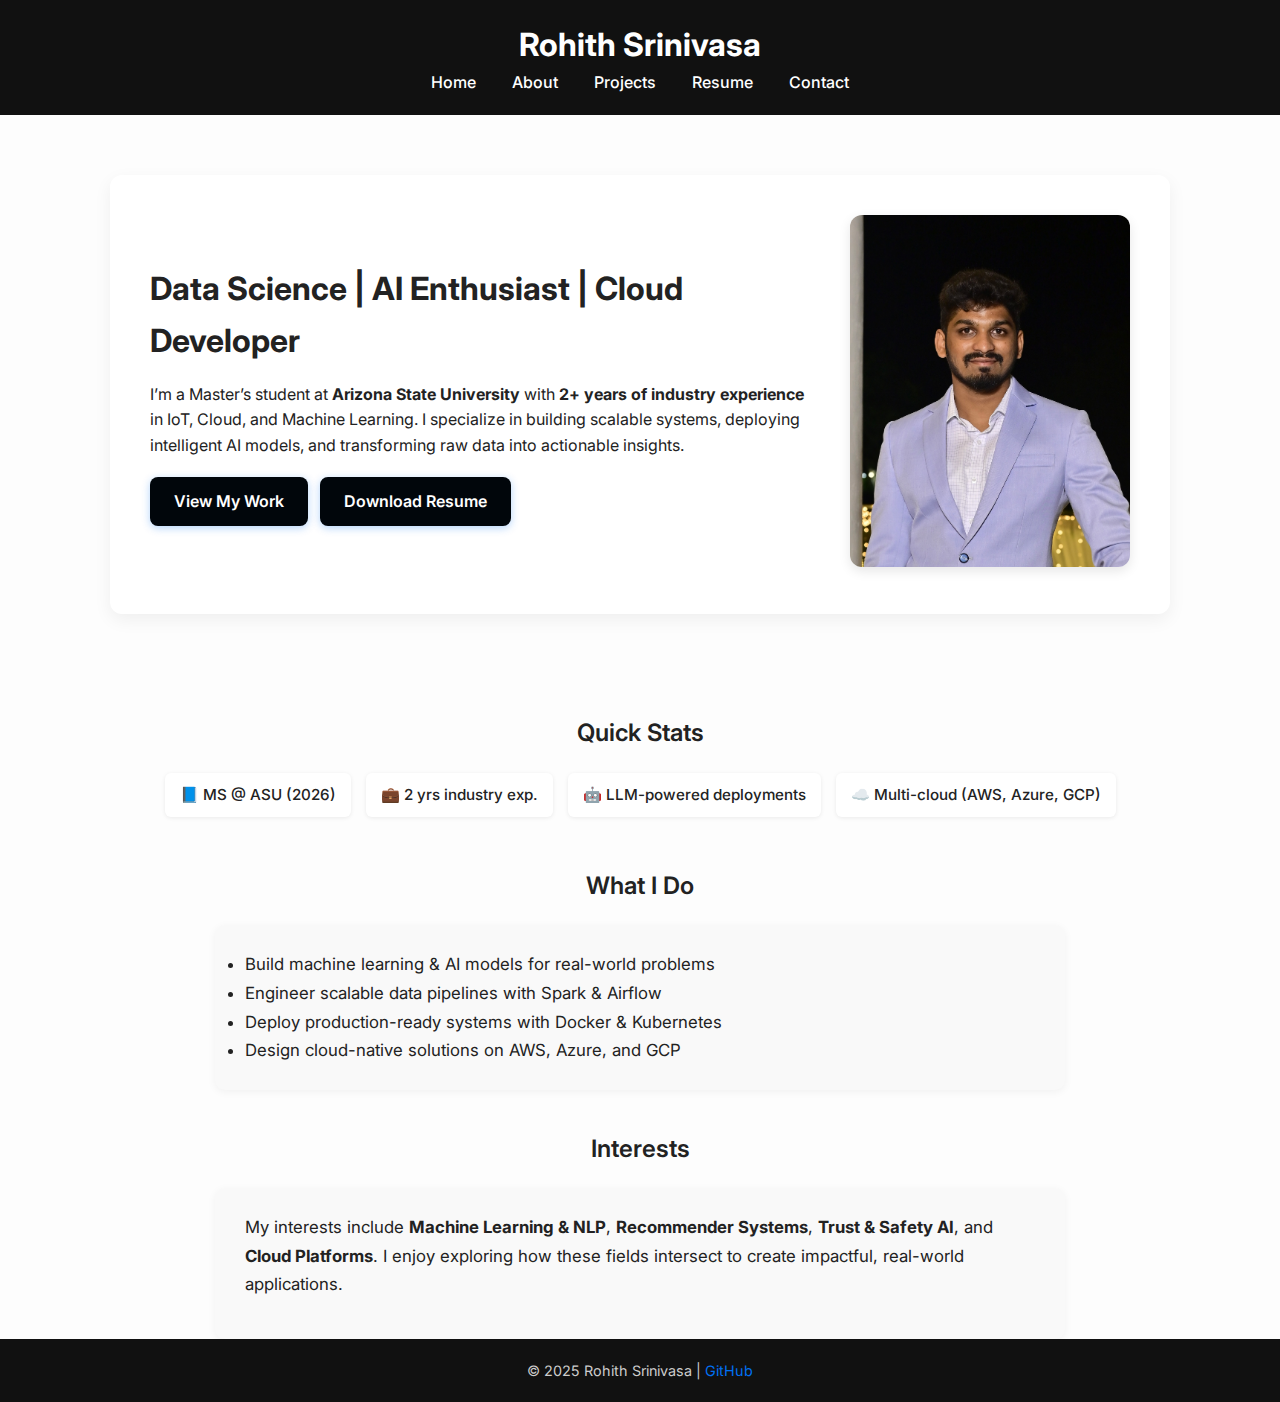
<file: index.html>
<!DOCTYPE html>
<html lang="en">
<head>
  <meta charset="UTF-8">
  <meta name="viewport" content="width=device-width, initial-scale=1.0">
  <title>Rohith Srinivasa | Portfolio</title>
  <link rel="stylesheet" href="assets/css/style.css">

  <link href="https://fonts.googleapis.com/css2?family=Inter:wght@300;500;700&display=swap" rel="stylesheet">
</head>
<body>
  <header>
    <h1>Rohith Srinivasa</h1>
    <nav>
      <a href="index.html">Home</a>
      <a href="about.html">About</a>
      <a href="projects.html">Projects</a>
      <a href="resume.html">Resume</a>
      <a href="contact.html">Contact</a>
    </nav>
  </header>

  <main class="container">

    <!-- Hero Section -->
<section class="hero">
  <div class="hero-card">
    <div class="hero-wrapper">
      <!-- Text -->
      <div class="hero-text">
        <h2>Data Science | AI Enthusiast | Cloud Developer</h2>
        <p>
          I’m a Master’s student at <strong>Arizona State University</strong> with 
          <strong>2+ years of industry experience</strong> in IoT, Cloud, and Machine Learning. 
          I specialize in building scalable systems, deploying intelligent AI models, 
          and transforming raw data into actionable insights.
        </p>

        <div class="hero-buttons">
          <a href="projects.html" class="btn-download">View My Work</a>
          <a href="resume.pdf" class="btn-download" target="_blank">Download Resume</a>
        </div>

        
      </div>

      <!-- Image -->
      <div class="hero-image">
        <img src="assets/images/profile.jpg" alt="Rohith Srinivasa">
      </div>
    </div>
  </div>
</section>

    <!-- Quick Stats -->
    <section class="about-card-section">
      <h3>Quick Stats</h3>
      <div class="quick-stats">
        <div class="stat">📘 MS @ ASU (2026)</div>
        <div class="stat">💼 2 yrs industry exp.</div>
        <div class="stat">🤖 LLM-powered deployments</div>
        <div class="stat">☁️ Multi-cloud (AWS, Azure, GCP)</div>
      </div>
    </section>

    <!-- What I Do -->
    <section class="about-card-section">
      <h3>What I Do</h3>
      <div class="about-card">
        <ul>
          <li>Build machine learning & AI models for real-world problems</li>
          <li>Engineer scalable data pipelines with Spark & Airflow</li>
          <li>Deploy production-ready systems with Docker & Kubernetes</li>
          <li>Design cloud-native solutions on AWS, Azure, and GCP</li>
        </ul>
      </div>
    </section>

    <!-- Interests -->
    <section class="about-card-section">
      <h3>Interests</h3>
      <div class="about-card">
        <p>
          My interests include <strong>Machine Learning & NLP</strong>, 
          <strong>Recommender Systems</strong>, <strong>Trust & Safety AI</strong>, 
          and <strong>Cloud Platforms</strong>.  
          I enjoy exploring how these fields intersect to create impactful, 
          real-world applications.
        </p>
      </div>
    </section>

  </main>

  <footer>
    <p>© 2025 Rohith Srinivasa | 
      <a href="https://github.com/rohith-66" target="_blank">GitHub</a>
    </p>
  </footer>
</body>
</html>
</file>
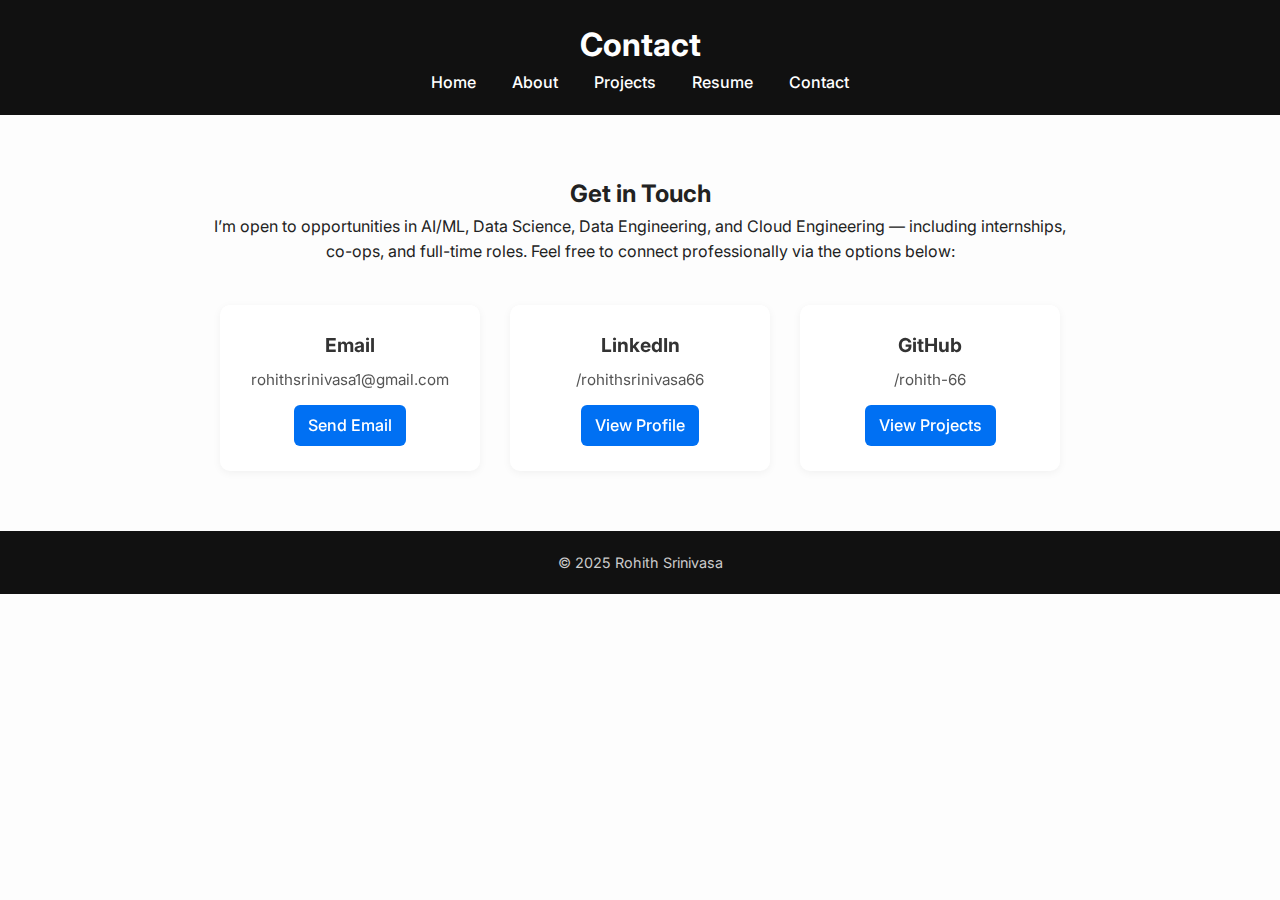
<file: contact.html>
<!DOCTYPE html>
<html lang="en">
<head>
  <meta charset="UTF-8" />
  <meta name="viewport" content="width=device-width, initial-scale=1.0" />
  <title>Contact | Rohith Srinivasa</title>
  <link rel="stylesheet" href="assets/css/style.css">

  <link href="https://fonts.googleapis.com/css2?family=Inter:wght@300;500;700&display=swap" rel="stylesheet" />
  <link href="https://unpkg.com/aos@2.3.1/dist/aos.css" rel="stylesheet" />
</head>
<body>
  <header class="sticky">
    <h1>Contact</h1>
    <nav>
      <a href="index.html">Home</a>
      <a href="about.html">About</a>
      <a href="projects.html">Projects</a>
      <a href="resume.html">Resume</a>
      <a href="contact.html">Contact</a>
    </nav>
  </header>

  <main>
    <section class="contact-section">
      <h2>Get in Touch</h2>
      <p>
        I’m open to opportunities in AI/ML, Data Science, Data Engineering, and Cloud Engineering — including internships, co-ops, and full-time roles. 
        Feel free to connect professionally via the options below:
      </p>

      <div class="contact-cards">
        <div class="contact-card" data-aos="fade-up">
          <i class="fas fa-envelope"></i>
          <h3>Email</h3>
          <p>rohithsrinivasa1@gmail.com</p>
          <a href="mailto:rohithsrinivasa1@gmail.com" class="btn-link">Send Email</a>
        </div>

        <div class="contact-card" data-aos="fade-up">
          <i class="fab fa-linkedin"></i>
          <h3>LinkedIn</h3>
          <p>/rohithsrinivasa66</p>
          <a href="https://linkedin.com/in/rohithsrinivasa66" target="_blank" class="btn-link">View Profile</a>
        </div>

        <div class="contact-card" data-aos="fade-up">
          <i class="fab fa-github"></i>
          <h3>GitHub</h3>
          <p>/rohith-66</p>
          <a href="https://github.com/rohith-66" target="_blank" class="btn-link">View Projects</a>
        </div>
      </div>
    </section>
  </main>

  <footer>
    <p>© 2025 Rohith Srinivasa</p>
  </footer>

  <script src="https://unpkg.com/aos@2.3.1/dist/aos.js"></script>
  <script>
    AOS.init({ once: true });
  </script>
</body>
</html>
</file>
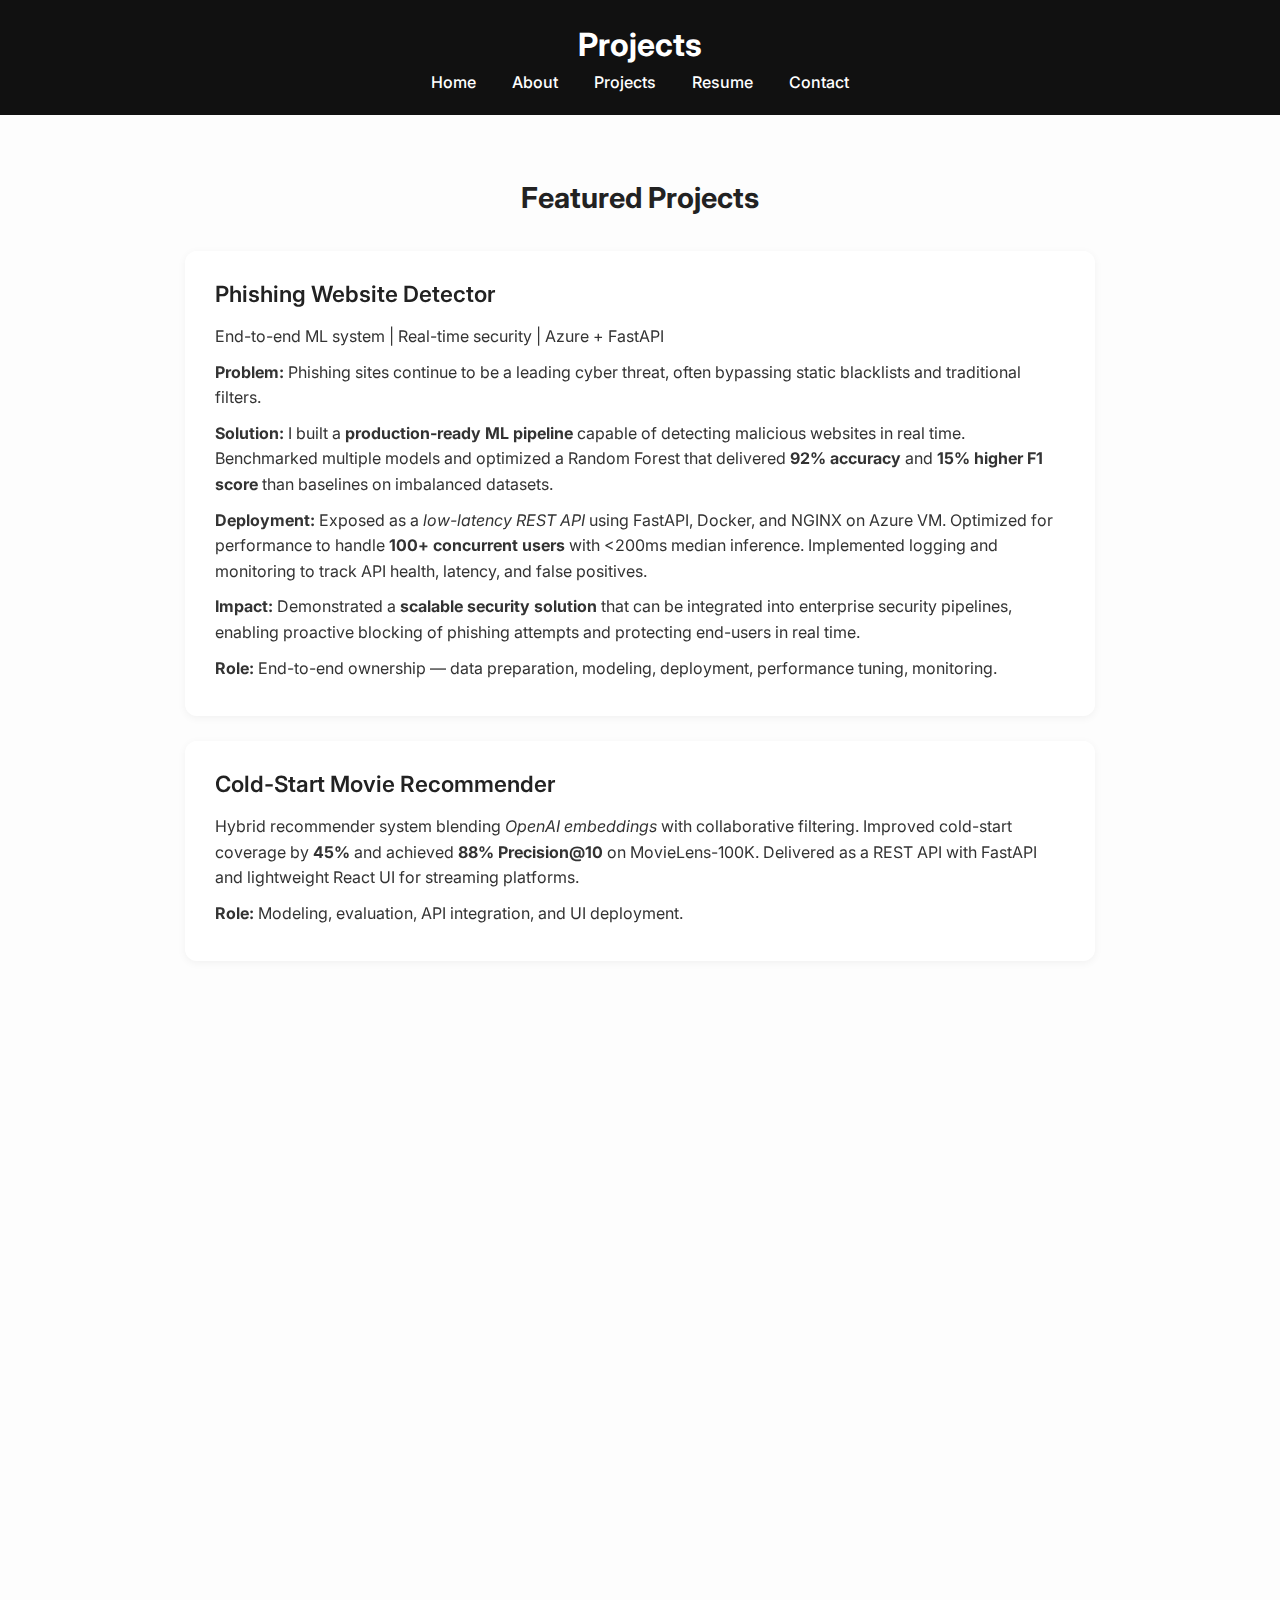
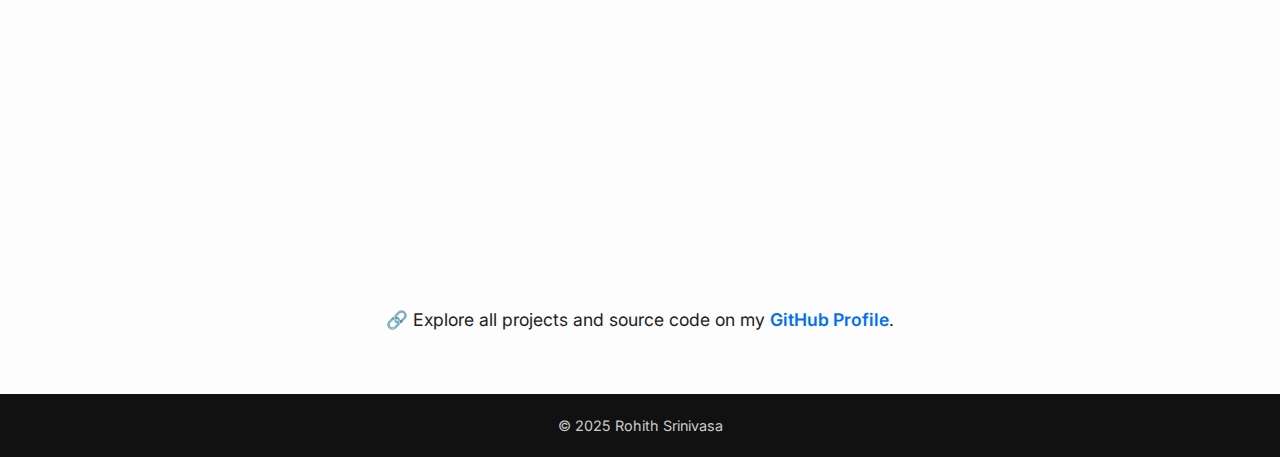
<file: projects.html>
<!DOCTYPE html>
<html lang="en">
<head>
  <meta charset="UTF-8">
  <meta name="viewport" content="width=device-width, initial-scale=1.0">
  <title>Projects | Rohith Srinivasa</title>
  <link rel="stylesheet" href="assets/css/style.css">
  <link href="https://fonts.googleapis.com/css2?family=Inter:wght@300;500;700&display=swap" rel="stylesheet">
  <link href="https://unpkg.com/aos@2.3.1/dist/aos.css" rel="stylesheet">
</head>
<body>
  <header class="sticky">
    <h1>Projects</h1>
    <nav>
      <a href="index.html">Home</a>
      <a href="about.html">About</a>
      <a href="projects.html">Projects</a>
      <a href="resume.html">Resume</a>
      <a href="contact.html">Contact</a>
    </nav>
  </header>

  <main>
    <section class="projects-section">
      <h2>Featured Projects</h2>

      <!-- Featured Project -->
      <div class="project-card featured" data-aos="fade-up">
        <h3>Phishing Website Detector <span class="tag"></span></h3>
        <p class="project-subtitle">End-to-end ML system | Real-time security | Azure + FastAPI</p>

        <p><strong>Problem:</strong> Phishing sites continue to be a leading cyber threat, often bypassing static blacklists and traditional filters.</p>
        <p><strong>Solution:</strong> I built a <strong>production-ready ML pipeline</strong> capable of detecting malicious websites in real time. 
           Benchmarked multiple models and optimized a Random Forest that delivered 
           <strong>92% accuracy</strong> and <strong>15% higher F1 score</strong> than baselines on imbalanced datasets.</p>
        <p><strong>Deployment:</strong> Exposed as a <em>low-latency REST API</em> using FastAPI, Docker, and NGINX on Azure VM. 
           Optimized for performance to handle <strong>100+ concurrent users</strong> with <200ms median inference. 
           Implemented logging and monitoring to track API health, latency, and false positives.</p>
        <p><strong>Impact:</strong> Demonstrated a <strong>scalable security solution</strong> that can be integrated into enterprise security pipelines, 
           enabling proactive blocking of phishing attempts and protecting end-users in real time.</p>
        <p><strong>Role:</strong> End-to-end ownership — data preparation, modeling, deployment, performance tuning, monitoring.</p>
      </div>

      <!-- Project 2 -->
      <div class="project-card" data-aos="fade-up">
        <h3>Cold-Start Movie Recommender</h3>
        <p class="project-desc">
          Hybrid recommender system blending <em>OpenAI embeddings</em> with collaborative filtering. 
          Improved cold-start coverage by <strong>45%</strong> and achieved <strong>88% Precision@10</strong> on MovieLens-100K. 
          Delivered as a REST API with FastAPI and lightweight React UI for streaming platforms.
        </p>
        <p><strong>Role:</strong> Modeling, evaluation, API integration, and UI deployment.</p>
      </div>

      <!-- Project 3 -->
      <div class="project-card" data-aos="fade-up">
        <h3>Bike-Sharing Demand Predictor</h3>
        <p class="project-desc">
          Forecasting pipeline using Spark ML, XGBoost, and MLflow to predict hourly bike demand. 
          Implemented drift-aware retraining to improve forecast accuracy by <strong>18%</strong>. 
          Deployed on Azure AKS with monitoring via Prometheus + Grafana.
        </p>
        <p><strong>Role:</strong> Pipeline design, model training, CI/CD deployment, monitoring.</p>
      </div>

      <!-- Project 4 -->
      <div class="project-card" data-aos="fade-up">
        <h3>Healthcare Analytics Dashboard</h3>
        <p class="project-desc">
          Built an <strong>interactive PowerBI dashboard</strong> for hospitals to track patient outcomes, treatment KPIs, and cost insights. 
          Reduced manual reporting time by <strong>60%</strong>, improving both clinical and financial decision-making.
        </p>
        <p><strong>Role:</strong> Data modeling, visualization design</p>
      </div>

      <!-- Project 5 -->
      <div class="project-card" data-aos="fade-up">
        <h3>IoT Sensor Data Visualization</h3>
        <p class="project-desc">
          Developed real-time IoT dashboards on Cumulocity IoT, processing <strong>50K+ sensor events/day</strong>. 
          Implemented rule-based alerts and live anomaly detection, reducing response times by <strong>35%</strong>.
        </p>
        <p><strong>Role:</strong> Dashboard development, MQTT integration, data visualization.</p>
      </div>

      <!-- Project 6 -->
      <div class="project-card" data-aos="fade-up">
        <h3>Resume Analyzer (Hackathon)</h3>
        <p class="project-desc">
          Hackathon project to parse resumes, extract skills, and match them with job descriptions. 
          Built NLP-based scoring with embeddings + cosine similarity. 
          Created a <em>Streamlit UI</em> for recruiters to interactively rank candidates.
        </p>
        <p><strong>Role:</strong> NLP pipeline, scoring algorithm, Streamlit front-end.</p>
      </div>

      <!-- GitHub Section -->
      <div class="github-link">
        <p>🔗 Explore all projects and source code on my <a href="https://github.com/rohith-66" target="_blank">GitHub Profile</a>.</p>
      </div>

    </section>
  </main>

  <footer>
    <p>© 2025 Rohith Srinivasa</p>
  </footer>

  <script src="https://unpkg.com/aos@2.3.1/dist/aos.js"></script>
  <script>
    AOS.init({ once: true });
  </script>
</body>
</html>
</file>
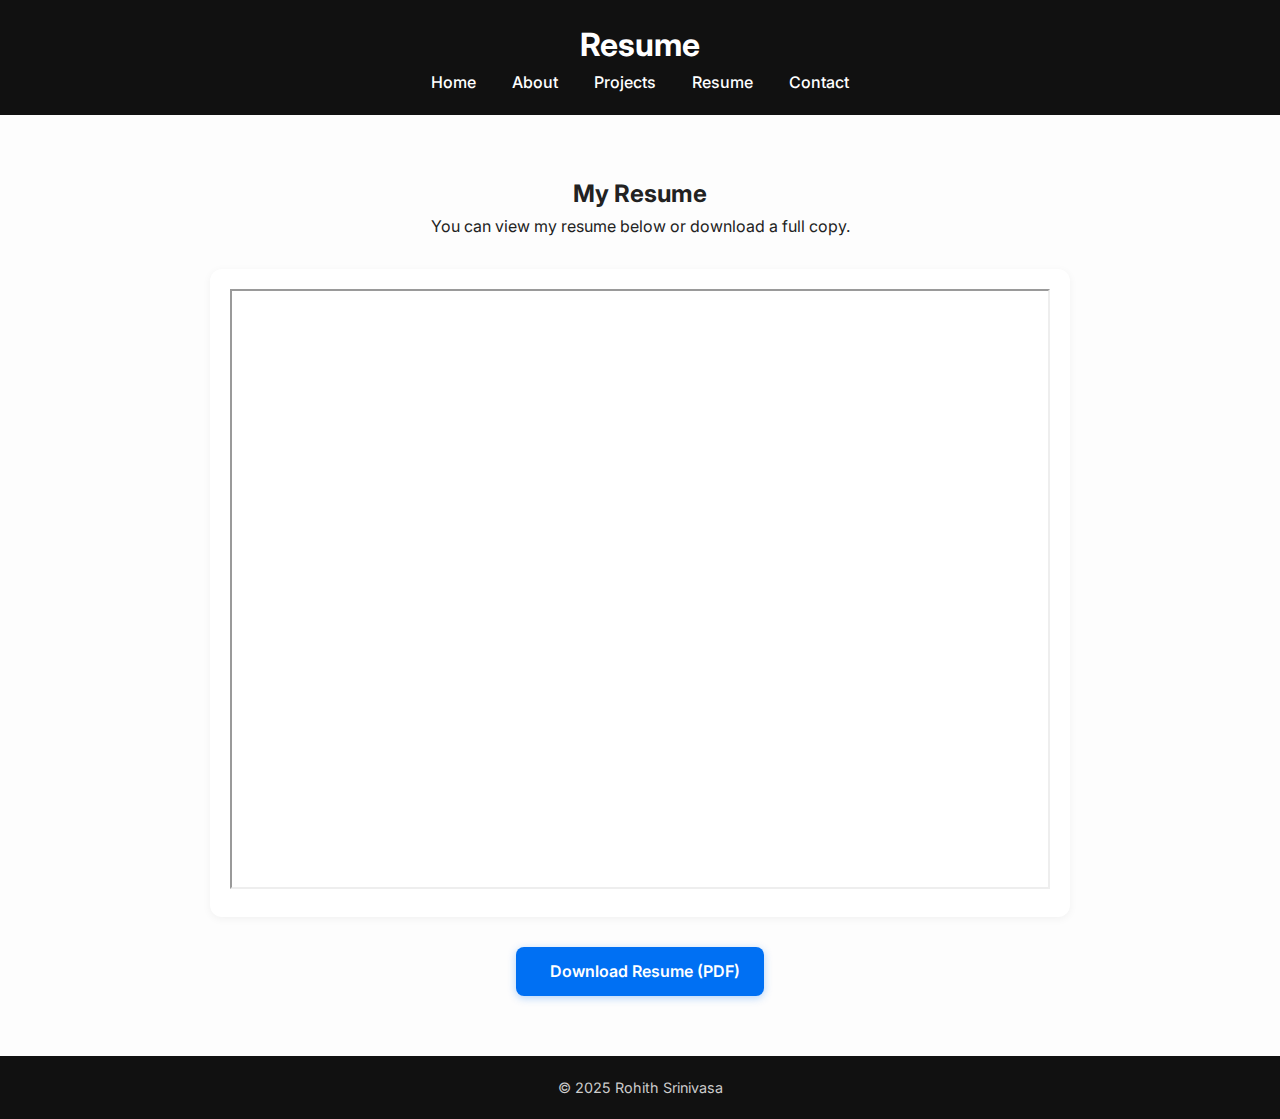
<file: resume.html>
<!DOCTYPE html>
<html lang="en">
<head>
  <meta charset="UTF-8" />
  <meta name="viewport" content="width=device-width, initial-scale=1.0" />
  <title>Resume | Rohith Srinivasa</title>
  <link rel="stylesheet" href="assets/css/style.css" />
  <link href="https://fonts.googleapis.com/css2?family=Inter:wght@300;500;700&display=swap" rel="stylesheet" />
</head>
<body>
  <header class="sticky">
    <h1>Resume</h1>
    <nav>
      <a href="index.html">Home</a>
      <a href="about.html">About</a>
      <a href="projects.html">Projects</a>
      <a href="resume.html">Resume</a>
      <a href="contact.html">Contact</a>
    </nav>
  </header>

  <main>
    <section class="resume-section">
      <h2>My Resume</h2>
      <p>You can view my resume below or download a full copy.</p>

      <div class="resume-preview">
        <iframe src="assets/Rohith-Srinivasa.pdf" width="100%" height="600px"></iframe>
      </div>

      <div class="resume-btn">
        <a href="resume.pdf" target="_blank" class="btn-download">
          <i class="fas fa-file-download"></i> Download Resume (PDF)
        </a>
      </div>
    </section>
  </main>

  <footer>
    <p>© 2025 Rohith Srinivasa</p>
  </footer>
</body>
</html>
</file>
<file: assets/css/style.css>
* {
  margin: 0;
  padding: 0;
  box-sizing: border-box;
}

body {
  font-family: 'Inter', sans-serif; 
  background-color: #fdfdfd;
  color: #222;
  line-height: 1.6;
}

header {
  background: #111;
  color: #fff;
  padding: 1.2rem;
  text-align: center;
}

header h1 {
  font-weight: 700;
  font-size: 2rem;
}

nav a {
  color: #fff;
  margin: 0 1rem;
  text-decoration: none;
  font-weight: 500;
  transition: color 0.3s ease;
}

nav a:hover {
  color: #00bcd4;
}

/* Layout container for consistent centering */
.container {
max-width: 1100px;
margin: 0 auto;
padding: 0 20px;
}

/* Hero Section */
.hero {
  padding: 60px 0;
}

.hero-card {
  background: #fff;
  border-radius: 12px;
  box-shadow: 0 6px 18px rgba(0,0,0,0.06);
  padding: 40px;
}

.hero-wrapper {
  display: flex;
  align-items: center;
  justify-content: space-between;
  gap: 40px;
  flex-wrap: wrap; /* responsive */
}

.hero-text {
  flex: 1;
  min-width: 320px;
}

.hero-text h2 {
  font-size: 2rem;
  margin-bottom: 16px;
}

.hero-text p {
  margin-bottom: 16px;
  line-height: 1.6;
}

.hero-buttons {
  display: flex;
  gap: 12px;              /* space between buttons */
  margin-top: 18px;
}

.hero-buttons a {
  display: inline-flex;
  align-items: center;
  justify-content: center;
  padding: 12px 24px;
  background: #01060b;       /* Primary blue */
  color: #fff;
  font-size: 1rem;
  font-weight: 600;
  text-decoration: none;
  border-radius: 8px;
  transition: all 0.3s ease;
  box-shadow: 0 2px 8px rgba(0, 112, 243, 0.3);
}

.hero-buttons a:hover {
  background: #01080f;       /* Darker blue on hover */
  transform: translateY(-2px);
  box-shadow: 0 4px 12px rgba(0, 112, 243, 0.4);
}

.hero-buttons a.secondary {
  background: #e5e5e5;   /* Gray secondary button */
  color: #222;
  box-shadow: none;
}

.hero-buttons a.secondary:hover {
  background: #d4d4d4;
}


.hero-image {
  flex: 0 0 280px; /* fixed size for balance */
}

.hero-image img {
  width: 100%;
  border-radius: 12px; /* professional rectangle with soft corners */
  box-shadow: 0 4px 12px rgba(0,0,0,0.1);
  object-fit: cover;
}


/* Quick Stats */
.quick-stats {
  display: flex;
  justify-content: center;
  gap: 20px;
  margin: 50px auto;
  max-width: 1000px;
}

.quick-stats .stat {
  background: #fff;
  border-radius: 10px;
  padding: 15px 25px;
  box-shadow: 0 2px 8px rgba(0,0,0,0.05);
  font-weight: 600;
  font-size: 1rem;
}


.stats-grid {
display: flex;
justify-content: center;
gap: 20px;
flex-wrap: wrap;
}

.stat-card {
background: #fff;
border: 1px solid #e5e5e5;
padding: 14px 22px;
border-radius: 8px;
font-weight: 500;
box-shadow: 0 3px 10px rgba(0, 0, 0, 0.04);
transition: transform 0.2s ease;
}

.stat-card:hover {
transform: translateY(-4px);
}

/* ===== WHAT I DO ===== */
.what-i-do {
background: #fafafa;
padding: 60px 20px;
text-align: center;
}

.what-i-do h2 {
margin-bottom: 15px;
font-size: 1.6rem;
}

.what-i-do ul {
list-style: none;
padding: 0;
margin-top: 20px;
text-align: left;
display: inline-block;
}

.what-i-do ul li {
margin: 10px 0;
font-size: 1rem;
color: #444;
}

/* ===== INTERESTS ===== */
.interests {
padding: 60px 20px;
text-align: center;
}

.interests h2 {
margin-bottom: 15px;
font-size: 1.6rem;
}

.interest-card {
background: #fff;
border: 1px solid #e5e5e5;
padding: 14px 22px;
border-radius: 8px;
font-weight: 500;
box-shadow: 0 3px 10px rgba(0, 0, 0, 0.04);
transition: transform 0.2s ease;
}

.interest-card:hover {
transform: translateY(-4px);
}

/* ===== FOOTER ===== */
footer {
text-align: center;
padding: 20px;
background: #111;
color: #ccc;
font-size: 0.9rem;
}

footer a {
color: #0070f3;
text-decoration: none;
}

footer a:hover {
text-decoration: underline;
}

/* ===== ABOUT PAGE CARDS ===== */
.about-card-section {
margin-top: 40px;
}

.about-card-section h3 {
font-size: 1.5rem;
margin-bottom: 20px;
text-align: center;
font-weight: 600;
}

.about-card {
background: #f9f9f9;
padding: 25px 30px;
border-radius: 10px;
line-height: 1.7;
box-shadow: 0 2px 8px rgba(0,0,0,0.05);
max-width: 850px;
margin: 0 auto;
font-size: 1.05rem;
}

.about-card p {
margin-bottom: 15px;
}

/* Quick Stats styled same way */
.quick-stats {
display: flex;
flex-wrap: wrap;
gap: 15px;
margin-top: 20px;
}

.quick-stats .stat {
background: #fff;
padding: 10px 15px;
border-radius: 6px;
font-size: 0.95rem;
font-weight: 500;
box-shadow: 0 1px 4px rgba(0,0,0,0.08);
}

/* Skills Grid */
.skills-section {
  margin: 60px auto;
  text-align: center;
  max-width: 1000px;
}

.skills-section h3 {
  font-size: 1.5rem;
  margin-bottom: 20px;
  font-weight: 600;
}

.skills-grid {
  display: grid;
  grid-template-columns: repeat(auto-fit, minmax(120px, 1fr));
  gap: 20px;
  margin: 25px 0;
}

.skill-card {
  background: #fff;
  padding: 15px;
  border-radius: 10px;
  text-align: center;
  transition: transform 0.2s ease, box-shadow 0.2s ease;
  box-shadow: 0 2px 5px rgba(0,0,0,0.05);
}

.skill-card:hover {
  transform: translateY(-5px);
  box-shadow: 0 4px 10px rgba(0,0,0,0.1);
}

.skill-card i,
.skill-card span:first-child {
  font-size: 32px;
  margin-bottom: 8px;
  display: block;
}

.skill-card span {
  font-size: 0.95rem;
  font-weight: 500;
  color: #333;
}

.resume-btn {
  margin-top: 30px;
}

.resume-btn .btn-download {
  display: inline-flex;
  align-items: center;
  gap: 10px;
  padding: 12px 24px;
  background: #0070f3;
  color: #fff;
  font-size: 1rem;
  font-weight: 600;
  text-decoration: none;
  border-radius: 8px;
  transition: all 0.3s ease;
  box-shadow: 0 2px 8px rgba(0, 112, 243, 0.3);
}

.resume-btn .btn-download:hover {
  background: #0059c9;
  transform: translateY(-2px);
  box-shadow: 0 4px 12px rgba(0, 112, 243, 0.4);
}
/* ===== CAREER GOALS ===== */
.career-section {
margin-top: 50px;
}

.career-section h3 {
font-size: 1.5rem;
margin-bottom: 20px;
text-align: center;
font-weight: 600;
}

.career-card {
background: #f9f9f9;
padding: 25px 30px;
border-radius: 10px;
line-height: 1.7;
box-shadow: 0 2px 8px rgba(0,0,0,0.05);
max-width: 850px;
margin: 0 auto;
font-size: 1.05rem;
}

.career-card p {
margin-bottom: 15px;
}

.career-list {
margin: 15px 0 20px;
padding-left: 20px;
}

.career-list li {
margin-bottom: 10px;
font-size: 1rem;
}

/* ===== PROJECTS ===== */
.projects-section {
  max-width: 950px;
  margin: 60px auto;
  padding: 0 20px;
}

.projects-section h2 {
  font-size: 1.8rem;
  margin-bottom: 30px;
  text-align: center;
  font-weight: 700;
}

.project-card {
  background: #fff;
  padding: 25px 30px;
  border-radius: 12px;
  margin-bottom: 25px;
  box-shadow: 0 2px 8px rgba(0,0,0,0.05);
  transition: transform 0.2s ease, box-shadow 0.2s ease;
}

.project-card:hover {
  transform: translateY(-4px);
  box-shadow: 0 6px 16px rgba(0,0,0,0.1);
}

.project-card h3 {
  font-size: 1.4rem;
  margin-bottom: 12px;
  font-weight: 600;
}

.project-card p {
  margin-bottom: 10px;
  line-height: 1.6;
  color: #333;
}

.github-link {
margin-top: 40px;
text-align: center;
font-size: 1.1rem;
}

.github-link a {
font-weight: 600;
color: #0070f3;
text-decoration: none;
}

.github-link a:hover {
text-decoration: underline;
}

/* ===== RESUME PAGE ===== */
.resume-section {
max-width: 900px;
margin: 0 auto;
padding: 60px 20px;
text-align: center;
}

.resume-preview {
background: #fff;
padding: 20px;
border-radius: 12px;
box-shadow: 0 2px 8px rgba(0,0,0,0.05);
margin: 30px 0;
}

.resume-btn {
margin-top: 20px;
}

/* ===== CONTACT PAGE ===== */
.contact-section {
  max-width: 900px;
  margin: 0 auto;
  padding: 60px 20px;
  text-align: center;
}

.contact-cards {
  display: flex;
  flex-wrap: wrap;
  gap: 30px;
  justify-content: center;
  margin-top: 40px;
}

.contact-card {
  background: #fff;
  padding: 25px 20px;
  border-radius: 10px;
  width: 260px;
  box-shadow: 0 2px 8px rgba(0,0,0,0.05);
  transition: transform 0.2s ease, box-shadow 0.2s ease;
}

.contact-card:hover {
  transform: translateY(-4px);
  box-shadow: 0 6px 16px rgba(0,0,0,0.1);
}

.contact-card i {
  font-size: 32px;
  margin-bottom: 15px;
  color: #0070f3;
}

.contact-card h3 {
  margin-bottom: 8px;
  font-size: 1.2rem;
  color: #333;
}

.contact-card p {
  margin-bottom: 12px;
  color: #555;
  font-size: 0.95rem;
}

.btn-link {
  display: inline-block;
  padding: 8px 14px;
  border-radius: 6px;
  background: #0070f3;
  color: #fff;
  font-weight: 500;
  text-decoration: none;
  transition: background 0.3s;
}

.btn-link:hover {
  background: #0059c9;
}


.btn-link {
display: inline-block;
padding: 8px 14px;
border-radius: 6px;
background: #0070f3;
color: #fff;
font-weight: 500;
text-decoration: none;
transition: background 0.3s;
}

.btn-link:hover {
background: #0059c9;
}
</file>
